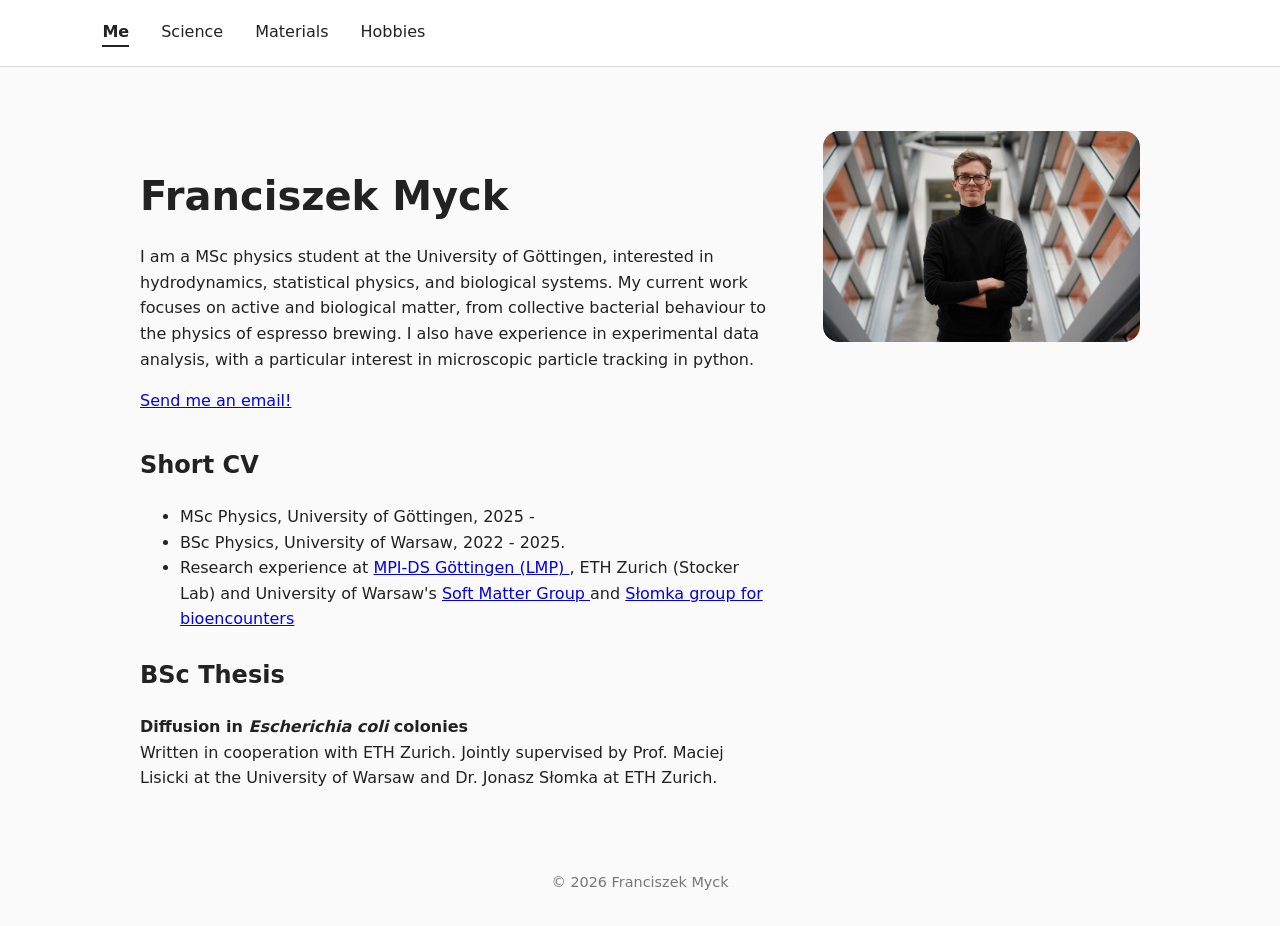
<file: index.html>
<!DOCTYPE html>
<html lang="en">
<head>
  <meta charset="UTF-8" />
  <meta name="viewport" content="width=device-width, initial-scale=1.0" />
  <title>Franciszek Myck</title>
  <link rel="icon" href="images/icon.svg" type="image/svg+xml" />
  <link rel="stylesheet" href="style.css" />
</head>
<body>
  <nav>
    <a href="index.html" class = "active">Me</a>
    <a href="science.html">Science</a>
    <a href="teaching.html">Materials</a>
    <a href="hobbies.html">Hobbies</a>
  </nav>

  <main class="two-column">
    <section>
      <h1>Franciszek Myck</h1>
      <p>
        I am a MSc physics student at the University of Göttingen, interested in hydrodynamics,
        statistical physics, and biological systems. My current work focuses on active and biological matter, 
        from collective bacterial behaviour to the physics of espresso brewing. I also have experience in experimental data analysis, with a
        particular interest in microscopic particle tracking in python. 
      </p>
      <p>
  <a href="mailto:franciszek.myck@ds.mpg.de">Send me an email!</a> 
        </p>
      <h2>Short CV</h2>
      <ul>
        <li>MSc Physics, University of Göttingen, 2025 - </li>
        <li>BSc Physics, University of Warsaw, 2022 - 2025.</li>
        <li>
    Research experience at
    <a href="https://www.ds.mpg.de/lmp" target="_blank">
      MPI-DS Göttingen (LMP)
    </a>,
      ETH Zurich (Stocker Lab)
    and University of Warsaw's
    <a href="https://softmatter.fuw.edu.pl/" target="_blank">
       Soft Matter Group
    </a>
    and 
    <a href="https://www.fuw.edu.pl/~jslomka/index.html" target="_blank">
      Słomka group for bioencounters
    </a>
  </li>
      </ul>

      <div class="thesis">
        <h2>BSc Thesis</h2>
        <p>
          <strong>Diffusion in <em>Escherichia coli</em> colonies</strong><br />
          Written in cooperation with ETH Zurich. Jointly supervised by Prof. Maciej Lisicki
          at the University of Warsaw and Dr. Jonasz Słomka at ETH Zurich.
        </p>
      </div>

    </section>

    <section>
      <img class="profile" src="images/profile.jpg" alt="Photo credit: Mirek Kazmierczak" />
    </section>
  </main>
   <footer>
    © 2026 Franciszek Myck
  </footer>
</body>
</html>
</file>
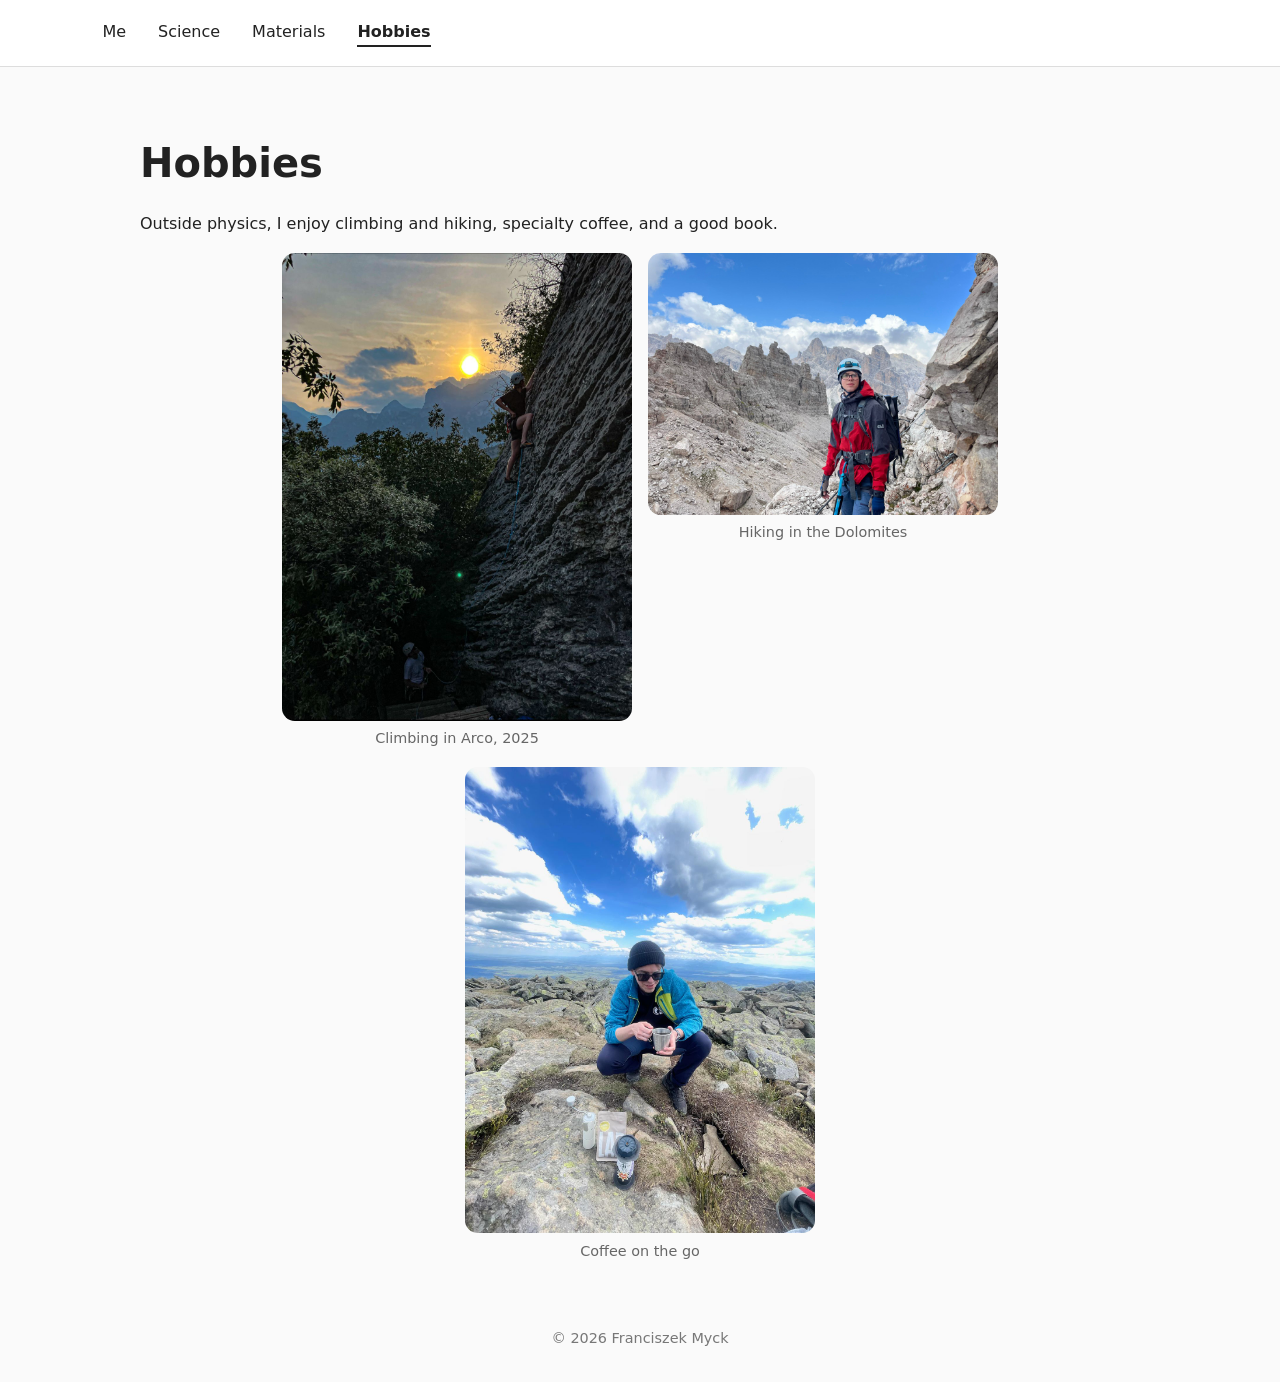
<file: hobbies.html>
<!DOCTYPE html>
<html lang="en">
<head>
  <meta charset="UTF-8" />
  <meta name="viewport" content="width=device-width, initial-scale=1.0" />
  <title>Hobbies | Franciszek Myck</title>
  <link rel="icon" href="images/icon.svg" type="image/svg+xml" />
  <link rel="stylesheet" href="style.css" />
</head>
<body>
  <nav>
    <a href="index.html">Me</a>
    <a href="science.html">Science</a>
    <a href="teaching.html">Materials</a>
    <a href="hobbies.html" class = "active">Hobbies</a>
  </nav>

  <main>
    <h1>Hobbies</h1>

    <p>
      Outside physics, I enjoy climbing and hiking, specialty coffee, and a good book.
    </p>

    <div class="gallery">
      <figure>
        <img src="images/Climbing.jpeg" alt="Climbing in Arco 2025" />
        <figcaption>Climbing in Arco, 2025</figcaption>
      </figure>

      <figure>
        <img src="images/Dolomity.jpeg" alt="Hiking in the Dolomites" />
        <figcaption>Hiking in the Dolomites</figcaption>
      </figure>

      <figure>
        <img src="images/Coffee_on_the_go.jpeg" alt="Coffee on the go" />
        <figcaption>Coffee on the go</figcaption>
      </figure>

    </div>
  </main>
  <footer>
    © 2026 Franciszek Myck
  </footer>
</body>
</html>
</file>
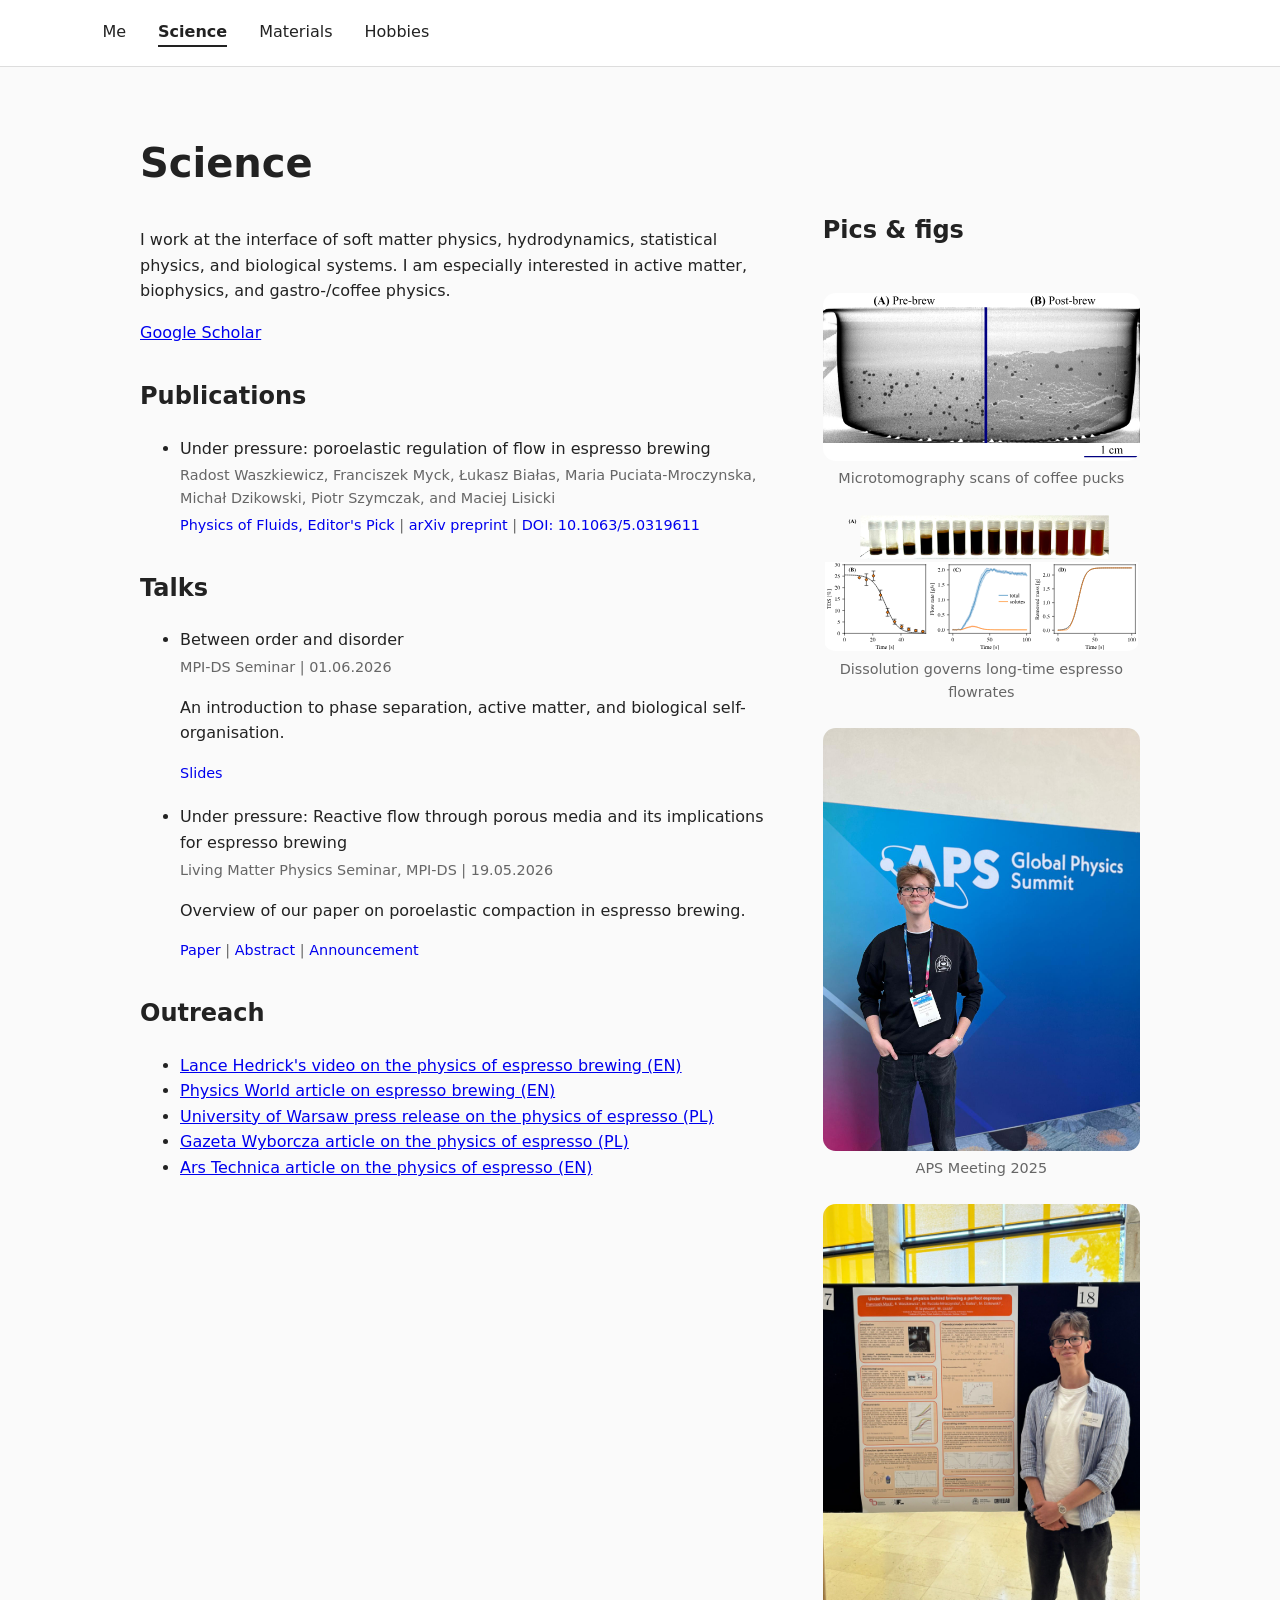
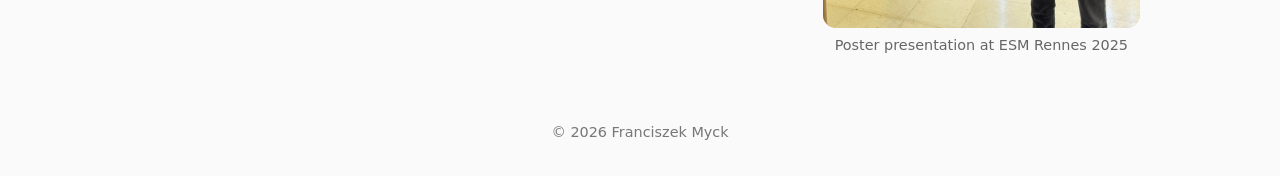
<file: science.html>
<!DOCTYPE html>
<html lang="en">
<head>
  <meta charset="UTF-8" />
  <meta name="viewport" content="width=device-width, initial-scale=1.0" />
  <title>Science | Franciszek Myck</title>
  <link rel="icon" href="images/icon.svg" type="image/svg+xml" />
  <link rel="stylesheet" href="style.css" />
</head>
<body>
  <nav>
    <a href="index.html">Me</a>
    <a href="science.html" class="active">Science</a>
    <a href="teaching.html">Materials</a>
    <a href="hobbies.html">Hobbies</a>
  </nav>

  <main>
    <h1>Science</h1>

    <div class="two-column science-layout">
      <section>
        <p>
          I work at the interface of soft matter physics, hydrodynamics, statistical physics, and biological systems.
          I am especially interested in active matter, biophysics, and gastro-/coffee physics.
        </p>
        <p>
          <a href="https://scholar.google.com/citations?user=aWYNETpuO3AC&hl=en" target="_blank">Google Scholar</a>
        </p>

        <h2>Publications</h2>
        <ul class="entry-list">
          <li>
            <p class="publication-title">
              Under pressure: poroelastic regulation of flow in espresso brewing
            </p>
            <p class="talk-meta">
              Radost Waszkiewicz, Franciszek Myck, Łukasz Białas, Maria Puciata-Mroczynska,
              Michał Dzikowski, Piotr Szymczak, and Maciej Lisicki
            </p>
            <p class="publication-links">
              <a href="https://pubs.aip.org/aip/pof/article/38/6/063113/3396119/Under-pressure-Poroelastic-regulation-of-flow-in" target="_blank">
                Physics of Fluids, Editor's Pick
              </a>
              |
              <a href="https://arxiv.org/abs/2512.21528" target="_blank">
                arXiv preprint
              </a>
              |
              <a href="https://doi.org/10.1063/5.0319611" target="_blank">DOI: 10.1063/5.0319611</a>
            </p>
          </li>
        </ul>

        <h2>Talks</h2>
        <ul class="entry-list">
          <li>
            <p class="publication-title">Between order and disorder</p>
            <p class="talk-meta">MPI-DS Seminar | 01.06.2026</p>
            <p>
              An introduction to phase separation, active matter, and biological self-organisation.
            </p>
            <p class="publication-links">
              <a href="files/Between order and disorder.pdf" target="_blank">Slides</a>
            </p>
          </li>

          <li>
            <p class="publication-title">Under pressure: Reactive flow through porous media and its implications for espresso brewing</p>
            <p class="talk-meta">Living Matter Physics Seminar, MPI-DS | 19.05.2026</p>
            <p>
              Overview of our paper on poroelastic compaction in espresso brewing.
            </p>
            <p class="publication-links">
              <a href="https://arxiv.org/abs/2512.21528" target="_blank">Paper</a>
              |
              <a href="files/LMP_Seminar_Myck.pdf" target="_blank">Abstract</a>
              |
              <a href="https://www.ds.mpg.de/events/45739/2643882" target="_blank">Announcement</a>
            </p>
          </li>
        </ul>


        <h2>Outreach</h2>
        <ul>
          <li>
            <a href="https://www.youtube.com/watch?v=m8KnrXli-bA" target="_blank">
              Lance Hedrick's video on the physics of espresso brewing (EN)
            </a>
          </li>
          <li>
            <a href="https://physicsworld.com/a/coffee-with-a-splash-of-physics-how-to-make-the-most-out-of-your-brew/" target="_blank">
              Physics World article on espresso brewing (EN)
            </a>
          </li>
          <li>
            <a href="https://serwisnaukowy.uw.edu.pl/przychodzi-fizyk-do-kawiarni-czyli-jak-zaparzyc-idealne-espresso/" target="_blank">
              University of Warsaw press release on the physics of espresso (PL)
            </a>
          </li>
          <li>
            <a href="https://wyborcza.pl/7,75400,32697831,fizyka-idealnego-espresso-dlaczego-wiecej-cisnienia-nie-wycisnie.html" target="_blank">
              Gazeta Wyborcza article on the physics of espresso (PL)
            </a>
          </li>
          <li>
            <a href="https://arstechnica.com/science/2025/03/the-physics-of-brewing-the-perfect-espresso/" target="_blank">
              Ars Technica article on the physics of espresso (EN)
            </a>
          </li>
        </ul>
      </section>

      <aside class="research-sidebar">
        <h2>Pics & figs</h2>

        <figure>
          <img src="images/figure9-tomo.svg" alt="Microtomography scans of coffee pucks">
          <figcaption>Microtomography scans of coffee pucks</figcaption>
        </figure>

        <figure>
          <img src="images/figure7-tds.svg" alt="Dissolution governs long-time espresso flowrates">
          <figcaption>Dissolution governs long-time espresso flowrates</figcaption>
        </figure>
          <figure>
          <img src="images/APS.jpeg" alt="APS March Meeting 2025">
          <figcaption>APS Meeting 2025</figcaption>
        </figure>
        <figure>
          <img src="images/Rennes.jpeg" alt="Poster presentation">
          <figcaption>Poster presentation at ESM Rennes 2025</figcaption>
        </figure>
      </aside>
    </div>
  </main>
  <footer>
    © 2026 Franciszek Myck
  </footer>
</body>
</html>
</file>
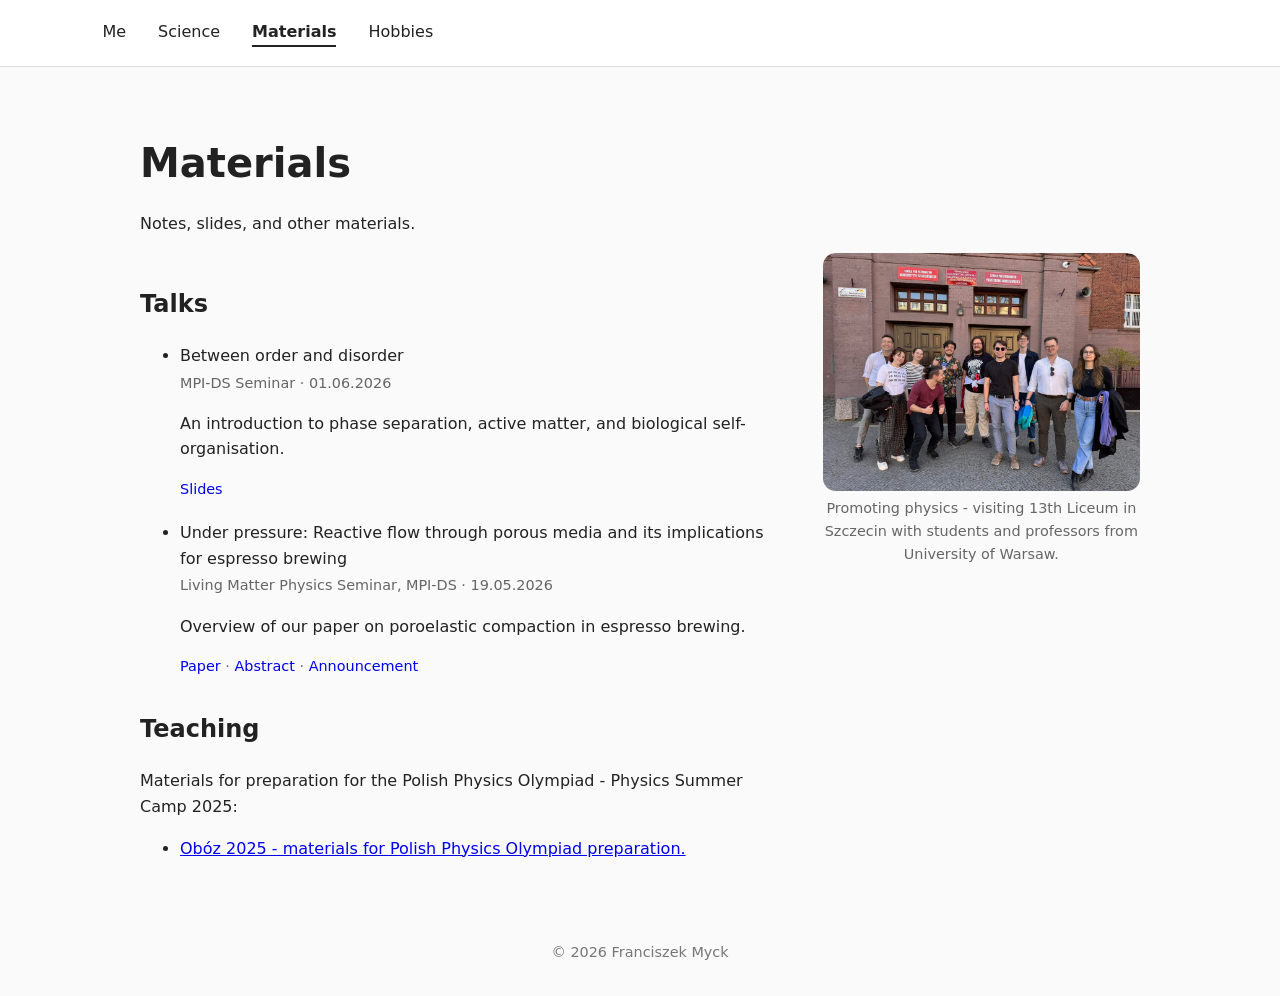
<file: teaching.html>
<!DOCTYPE html>
<html lang="en">
<head>
  <meta charset="UTF-8" />
  <meta name="viewport" content="width=device-width, initial-scale=1.0" />
  <title>Materials | Franciszek Myck</title>
  <link rel="icon" href="images/icon.svg" type="image/svg+xml" />
  <link rel="stylesheet" href="style.css" />
</head>
<body>
  <nav>
    <a href="index.html">Me</a>
    <a href="science.html">Science</a>
    <a href="teaching.html" class = "active">Materials</a>
    <a href="hobbies.html">Hobbies</a>
  </nav>

  <main>
    <h1>Materials</h1>

    <p>
      Notes, slides, and other materials.
    </p>

    <div class="two-column">
      <section>
        <h2>Talks</h2>

        <ul class="entry-list">

          <li>
            <p class="publication-title">Between order and disorder</p>
            <p class="talk-meta">MPI-DS Seminar · 01.06.2026</p>
            <p>
              An introduction to phase separation, active matter, and biological self-organisation.
            </p>
            <p class="publication-links">
              <a href="files/Between order and disorder.pdf" target="_blank">Slides</a>
            </p>
          </li>

          <li>
            <p class="publication-title">Under pressure: Reactive flow through porous media and its implications for espresso brewing</p>
            <p class="talk-meta">Living Matter Physics Seminar, MPI-DS · 19.05.2026</p>
            <p>
              Overview of our paper on poroelastic compaction in espresso brewing.
            </p>
            <p class="publication-links">
              <a href="https://arxiv.org/abs/2512.21528" target="_blank">Paper</a>
              ·
              <a href="files/LMP_Seminar_Myck.pdf" target="_blank">Abstract</a>
              ·
              <a href="https://www.ds.mpg.de/events/45739/2643882" target="_blank">Announcement</a>
            </p>
          </li>

        </ul>

        <h2>Teaching</h2>
        <p>
          Materials for preparation for the Polish Physics Olympiad - Physics Summer Camp 2025:
        </p>
        <ul>
          <li>
            <a href="files/obóz_2025.pdf" target="_blank">
              Obóz 2025 - materials for Polish Physics Olympiad preparation.
            </a>
          </li>
        </ul>
      </section>

      <aside class="gallery">
        <figure>
          <img src="images/LecimNaSzczecin.jpeg" alt="Lecim na Szczecin" />
          <figcaption>Promoting physics - visiting 13th Liceum in Szczecin with students and professors from University of Warsaw. </figcaption>
        </figure>
      </aside>
    </div>
  </main>
  <footer>
    © 2026 Franciszek Myck
  </footer>
</body>
</html>
</file>
<file: style.css>
body {
  margin: 0;
  font-family: system-ui, -apple-system, BlinkMacSystemFont, "Segoe UI", sans-serif;
  background: #fafafa;
  color: #222;
  line-height: 1.6;
}

nav {
  padding: 1.2rem 8%;
  display: flex;
  gap: 2rem;
  border-bottom: 1px solid #ddd;
  background: white;
}

nav a {
  text-decoration: none;
  color: #222;
  font-weight: 500;
}

nav a:hover {
  color: #666;
}

nav a.active {
  font-weight: 700;
  border-bottom: 2px solid #222;
}

main {
  max-width: 1000px;
  margin: 4rem auto;
  padding: 0 8%;
}

.two-column {
  display: grid;
  grid-template-columns: 2fr 1fr;
  gap: 3rem;
  align-items: start;
}

h1 {
  font-size: 2.5rem;
  margin-bottom: 1rem;
}

h2 {
  margin-top: 2rem;
}

.thesis {
  margin-top: 1.5rem;
}

.thesis h2 {
  margin-top: 0;
}

.profile {
  width: 100%;
  border-radius: 1rem;
}

.expandable-list {
  border-top: 1px solid #ddd;
}

.expandable-list details {
  border-bottom: 1px solid #ddd;
  padding: 0.8rem 0;
}

.expandable-list summary {
  cursor: pointer;
  font-weight: 600;
  margin-left: 1.5rem;
}

.expandable-list p {
  margin-bottom: 0;
  color: #555;
}

.gallery {
  display: flex;
  flex-wrap: wrap;
  gap: 1rem;
  justify-content: center;
}

.gallery img {
  max-width: 350px;
  width: 100%;
  height: auto;
  border-radius: 0.8rem;
  display: block;
}

figure {
  margin: 0;
  max-width: 350px;
}

figcaption {
  margin-top: 0.4rem;
  font-size: 0.9rem;
  color: #666;
  text-align: center;
}

footer {
  margin: 4rem auto 2rem;
  text-align: center;
  color: #777;
  font-size: 0.9rem;
}

.research-layout {
  display: grid;
  grid-template-columns: repeat(3, 1fr);
  gap: 1.5rem;
  align-items: center;
}

.small-research-pics {
  display: flex;
  flex-direction: column;
  gap: 1.5rem;
}

.research-layout img {
  width: 100%;
  height: auto;
  border-radius: 0.8rem;
  display: block;
}

.big-research-pic img {
  max-height: 620px;
  object-fit: contain;
}

.science-layout {
  grid-template-columns: minmax(0, 2fr) minmax(260px, 1fr);
}

.research-sidebar {
  display: flex;
  flex-direction: column;
  gap: 1.5rem;
}

.research-sidebar h2 {
  margin-top: 0;
}

.research-sidebar figure {
  max-width: none;
}

.research-sidebar img {
  width: 100%;
  height: auto;
  border-radius: 0.8rem;
  display: block;
}

@media (max-width: 700px) {
  .two-column {
    grid-template-columns: 1fr;
  }

  nav {
    gap: 1rem;
  }
}

@media (max-width: 700px) {
  .research-layout {
    grid-template-columns: 1fr;
  }
}


.entry-list li {
  margin-bottom: 1.2rem;
}

.publication-title {
  margin-bottom: 0.2rem;
}

.publication-links {
  font-size: 0.9rem;
  margin-top: 0.2rem;
  color: #666;
}

.publication-links a {
  text-decoration: none;
}

.publication-links a:hover {
  text-decoration: underline;
}

.talk-meta {
  font-size: 0.9rem;
  color: #666;
  margin: 0.2rem 0;
}
</file>
